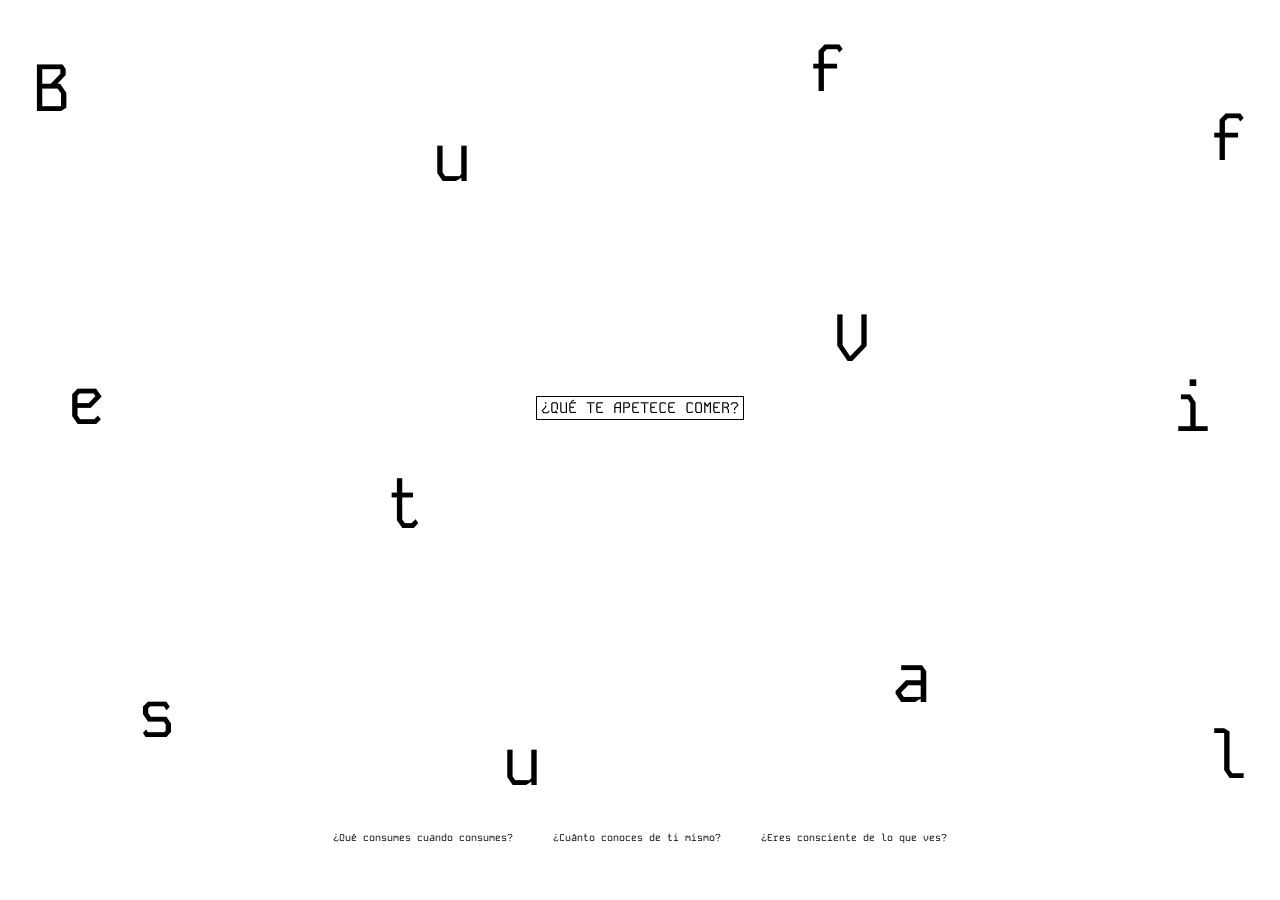
<file: landing/index.html>
<!doctype html>
<html lang="es">
<head>
  <meta charset="utf-8">
  <meta name="viewport" content="width=device-width, initial-scale=1">
  <meta name="description"
    content="Buffet Visual. ¿Qué consumes cuando consumes? Una experiencia para descubrir qué ves mientras comes.">
  <meta name="theme-color" content="#ffffff">
  <title>Buffet Visual</title>
  <link rel="icon" type="image/png" sizes="32x32" href="assets/bv-32.png">
  <link rel="stylesheet" href="styles.css?v=3.9.1">
  <script src="assets/gsap.min.js" defer></script>
  <script src="main.js?v=3.9.1" defer></script>
</head>
<body class="welcome-page">
  <section class="device-notice" role="main" aria-labelledby="device-title">
    <div class="device-message">
      <p class="eyebrow">BUFFET VISUAL</p>
      <h1 id="device-title">Esta mesa es<br>para ordenador.</h1>
      <p>
        Esta web no está disponible en móviles ni tablets.
        Abre Buffet Visual desde un ordenador para continuar.
      </p>
      <p class="device-window-hint">Si ya estás en uno, amplía la ventana.</p>
      <p class="device-signoff">TE ESPERAMOS EN OTRA PANTALLA.</p>
    </div>
  </section>

  <main class="welcome-stage" aria-labelledby="welcome-title">
    <h1 class="welcome-title" id="welcome-title" aria-label="Buffet Visual">
      <span class="welcome-word" aria-hidden="true">
        <span class="welcome-letter">B</span>
        <span class="welcome-letter">u</span>
        <span class="welcome-letter">f</span>
        <span class="welcome-letter">f</span>
        <span class="welcome-letter">e</span>
        <span class="welcome-letter">t</span>
      </span>
      <span class="welcome-word" aria-hidden="true">
        <span class="welcome-letter">V</span>
        <span class="welcome-letter">i</span>
        <span class="welcome-letter">s</span>
        <span class="welcome-letter">u</span>
        <span class="welcome-letter">a</span>
        <span class="welcome-letter">l</span>
      </span>
    </h1>

    <a class="welcome-enter" href="camarero.html">¿QUÉ TE APETECE COMER?</a>
  </main>

  <footer class="welcome-questions" aria-label="Preguntas para compartir mesa">
    <p>¿Qué consumes cuando consumes?</p>
    <p>¿Cuánto conoces de ti mismo?</p>
    <p>¿Eres consciente de lo que ves?</p>
  </footer>
</body>
</html>
</file>
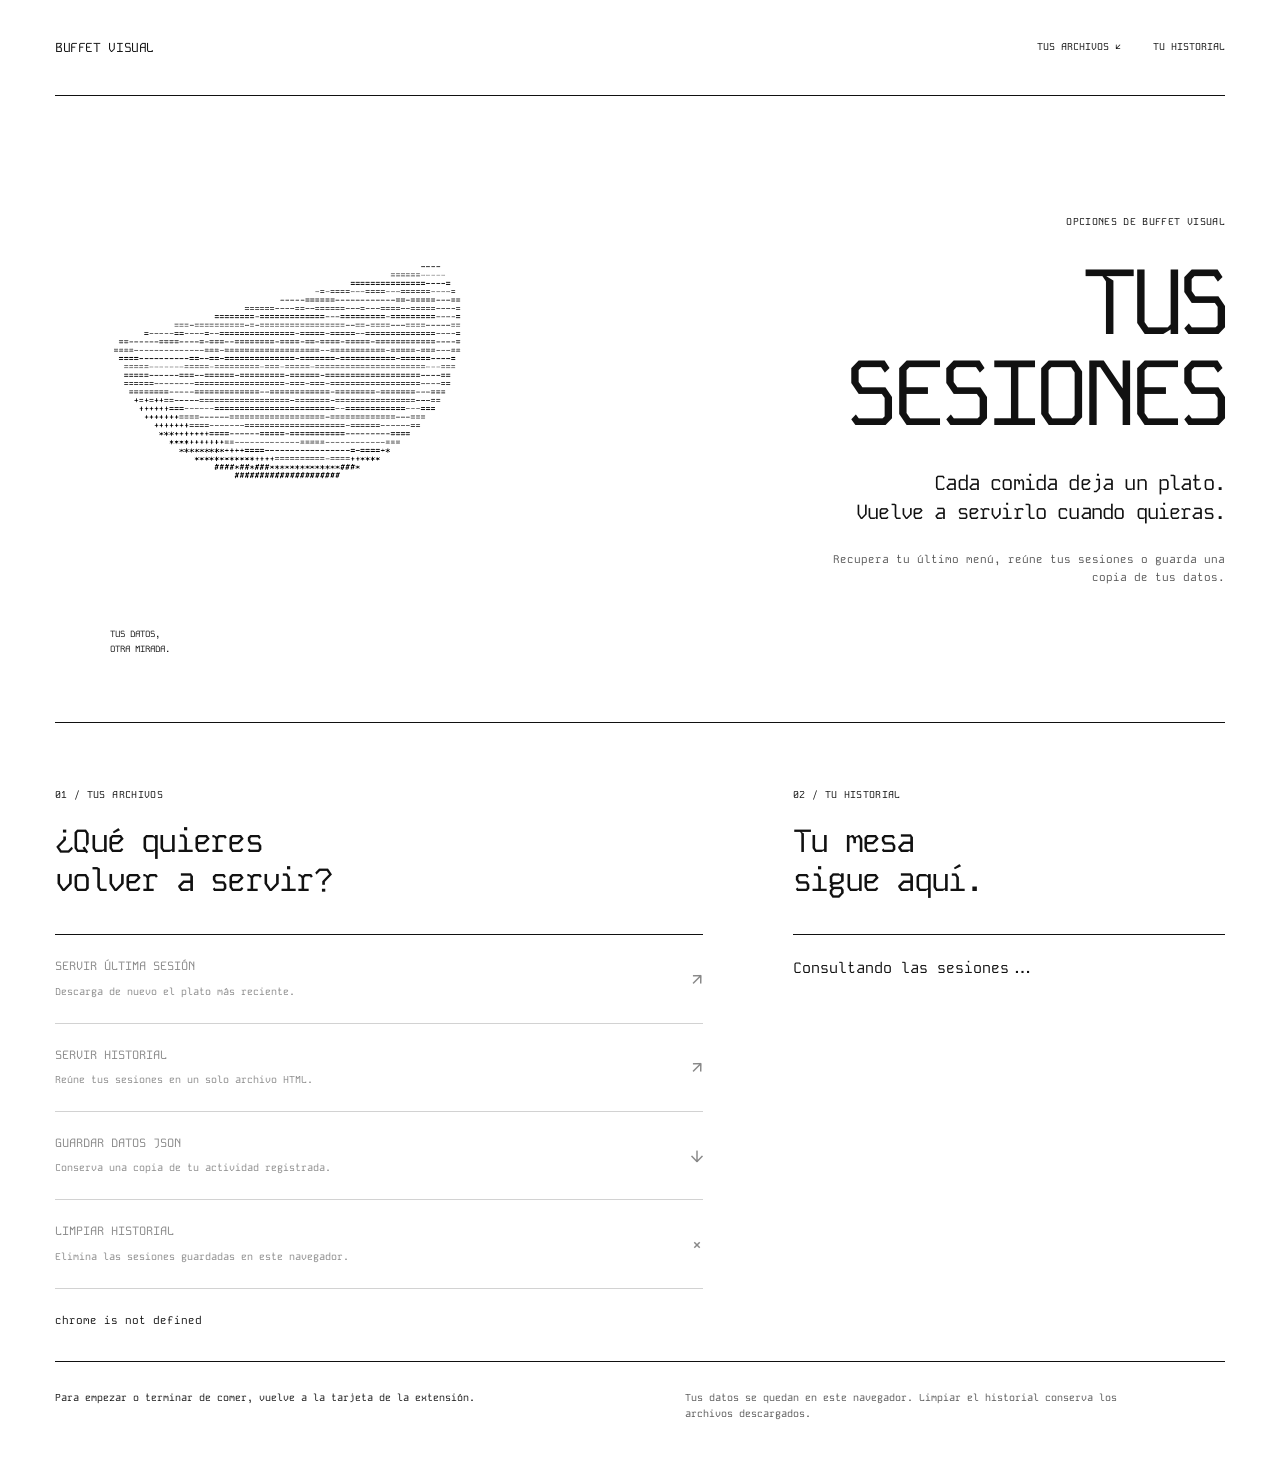
<file: extension/gestion.html>
<!doctype html>
<html lang="es">
<head>
  <meta charset="utf-8">
  <meta name="viewport" content="width=device-width, initial-scale=1">
  <title>Buffet Visual · Tus sesiones</title>
  <link rel="stylesheet" href="gestion.css">
</head>
<body>
  <a class="skip-link" href="#contenido">Saltar al contenido</a>

  <header class="site-header">
    <a class="wordmark" href="#contenido" aria-label="Buffet Visual, inicio">
      <span>BUFFET VISUAL</span>
    </a>
    <nav aria-label="Navegación de las opciones">
      <a href="#acciones">TUS ARCHIVOS ↙</a>
      <a href="#sesiones">TU HISTORIAL</a>
    </nav>
  </header>

  <main id="contenido">
    <section class="hero" aria-labelledby="titulo">
      <figure class="hero-plate">
        <img src="assets/backgrounds/acido.png" alt="Limón dibujado con caracteres ASCII">
        <figcaption>TUS DATOS,<br>OTRA MIRADA.</figcaption>
      </figure>
      <div class="hero-copy">
        <p class="eyebrow">OPCIONES DE BUFFET VISUAL</p>
        <h1 id="titulo">TUS<br>SESIONES</h1>
        <p class="hero-description">
          Cada comida deja un plato.<br>Vuelve a servirlo cuando quieras.
        </p>
        <p class="hero-detail">
          Recupera tu último menú, reúne tus sesiones o guarda una copia de tus datos.
        </p>
      </div>
    </section>

    <div class="workspace">
      <section class="action-section" id="acciones" aria-labelledby="acciones-titulo">
        <p class="eyebrow">01 / TUS ARCHIVOS</p>
        <h2 id="acciones-titulo">¿Qué quieres<br>volver a servir?</h2>
        <div class="actions" role="group" aria-label="Gestionar sesiones">
          <button class="action-row" id="last" type="button" disabled>
            <span class="action-copy">
              <span class="action-title">Servir última sesión</span>
              <span class="action-detail">Descarga de nuevo el plato más reciente.</span>
            </span>
            <span class="action-arrow" aria-hidden="true">↗</span>
          </button>
          <button class="action-row" id="html" type="button" disabled>
            <span class="action-copy">
              <span class="action-title">Servir historial</span>
              <span class="action-detail">Reúne tus sesiones en un solo archivo HTML.</span>
            </span>
            <span class="action-arrow" aria-hidden="true">↗</span>
          </button>
          <button class="action-row" id="json" type="button" disabled>
            <span class="action-copy">
              <span class="action-title">Guardar datos JSON</span>
              <span class="action-detail">Conserva una copia de tu actividad registrada.</span>
            </span>
            <span class="action-arrow" aria-hidden="true">↓</span>
          </button>
          <button class="action-row" id="clear" type="button" disabled>
            <span class="action-copy">
              <span class="action-title">Limpiar historial</span>
              <span class="action-detail">Elimina las sesiones guardadas en este navegador.</span>
            </span>
            <span class="action-arrow" aria-hidden="true">×</span>
          </button>
        </div>
        <p id="message" class="message" role="status" aria-live="polite"></p>
      </section>

      <section class="session-summary" id="sesiones" aria-labelledby="sesiones-titulo">
        <p class="eyebrow">02 / TU HISTORIAL</p>
        <h2 id="sesiones-titulo">Tu mesa<br>sigue aquí.</h2>
        <div class="session-status">
          <p id="history">Consultando las sesiones...</p>
          <p id="active"></p>
          <p id="latest" class="note"></p>
        </div>
      </section>
    </div>

    <footer class="site-footer">
      <p>Para empezar o terminar de comer, vuelve a la tarjeta de la extensión.</p>
      <p class="note">
        Tus datos se quedan en este navegador.
        Limpiar el historial conserva los archivos descargados.
      </p>
    </footer>
  </main>
  <script src="gestion.js"></script>
</body>
</html>
</file>
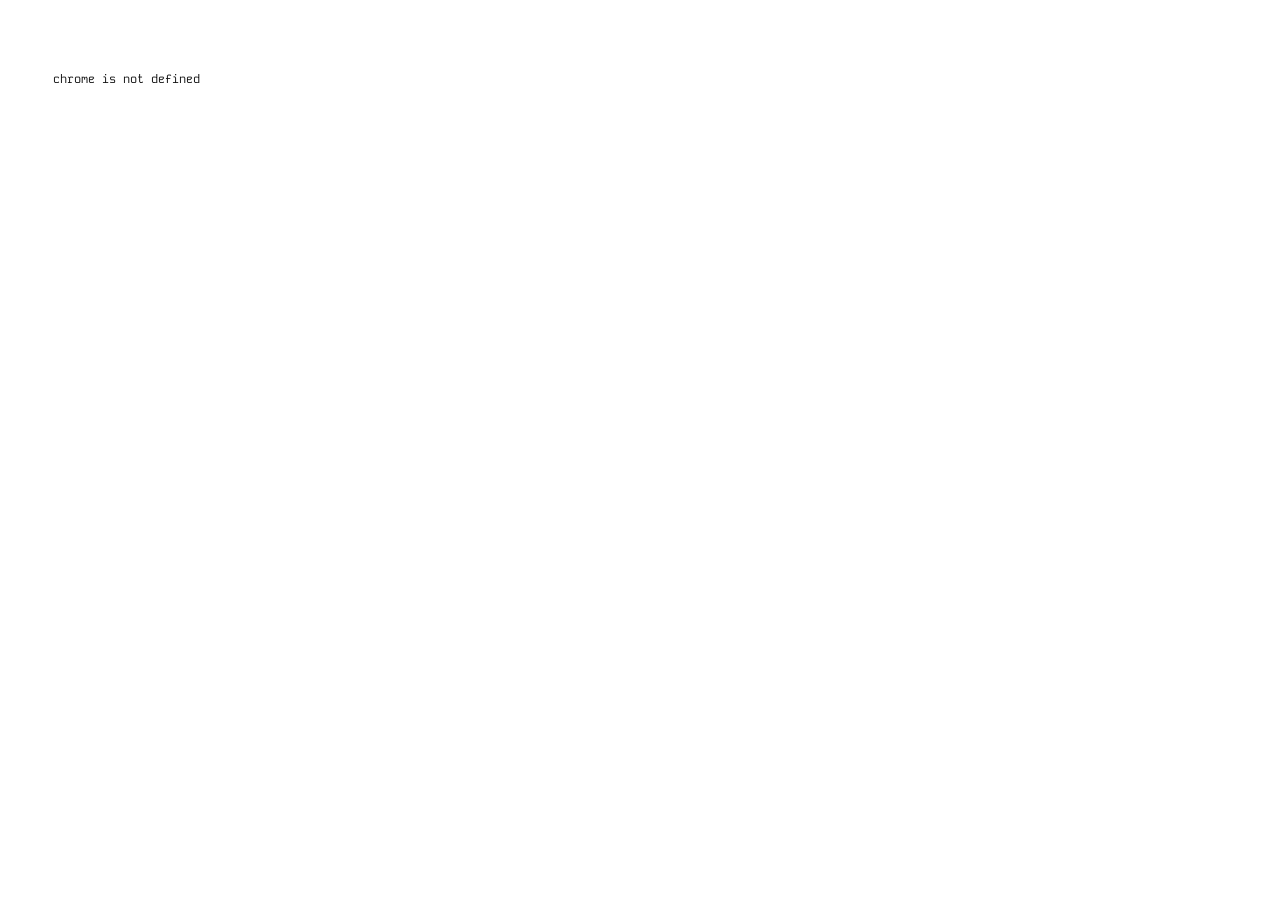
<file: extension/popup.html>
<!doctype html>
<html lang="es">
<head>
  <meta charset="utf-8">
  <meta name="viewport" content="width=device-width, initial-scale=1">
  <title>Buffet Visual</title>
  <link rel="stylesheet" href="popup.css">
</head>
<body>
  <main class="card" aria-label="Buffet Visual">
    <p id="story" class="story"></p>

    <button id="continue" class="continue" type="button"
      aria-label="Continuar" aria-describedby="story" hidden></button>

    <button id="start" class="start" type="button" hidden>
      PULSA AQUÍ PARA EMPEZAR
    </button>

    <div id="finish" class="finish" hidden>
      <p class="pause" aria-hidden="true">...</p>
      <div class="answers" aria-label="¿Ha terminado de comer?">
        <button id="yes" type="button">sí</button>
        <button id="no" type="button">no</button>
      </div>
    </div>

    <span id="announcement" class="sr-only" role="status"></span>
  </main>
  <script src="popup.js"></script>
</body>
</html>
</file>
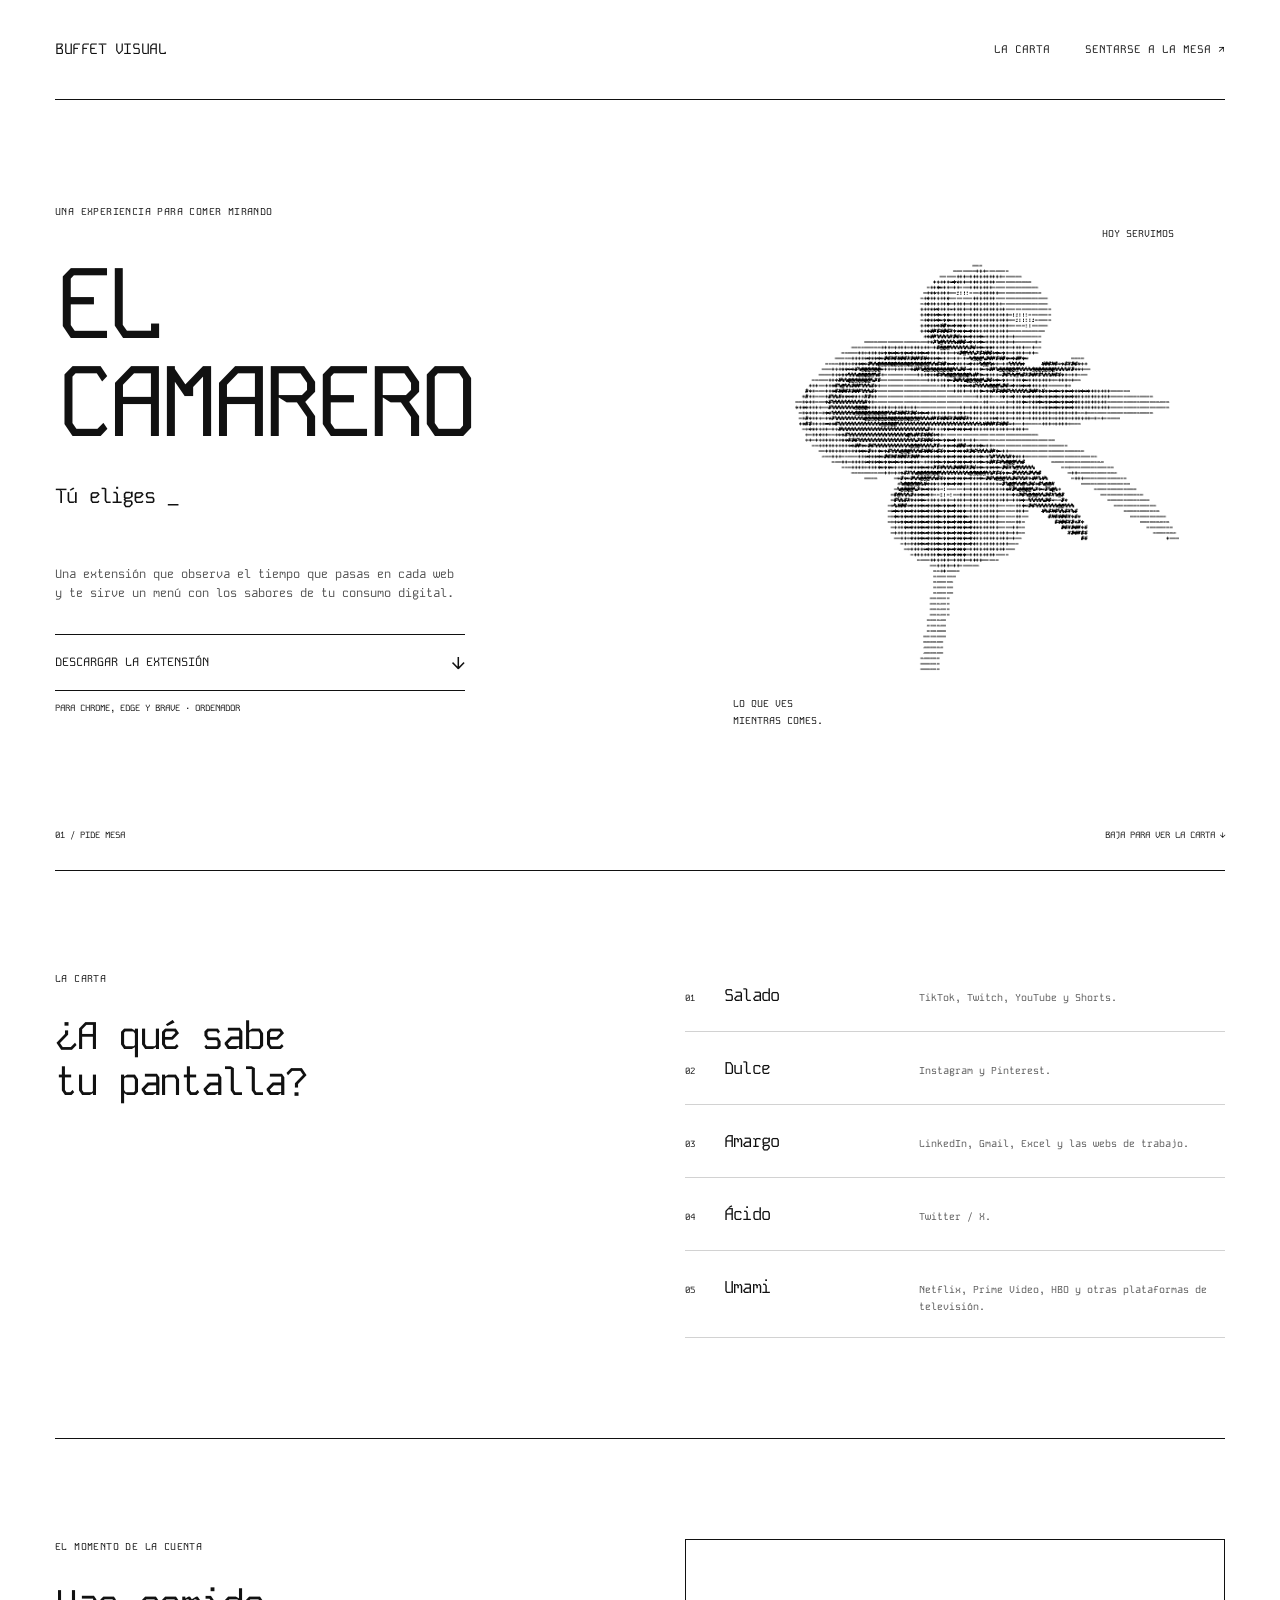
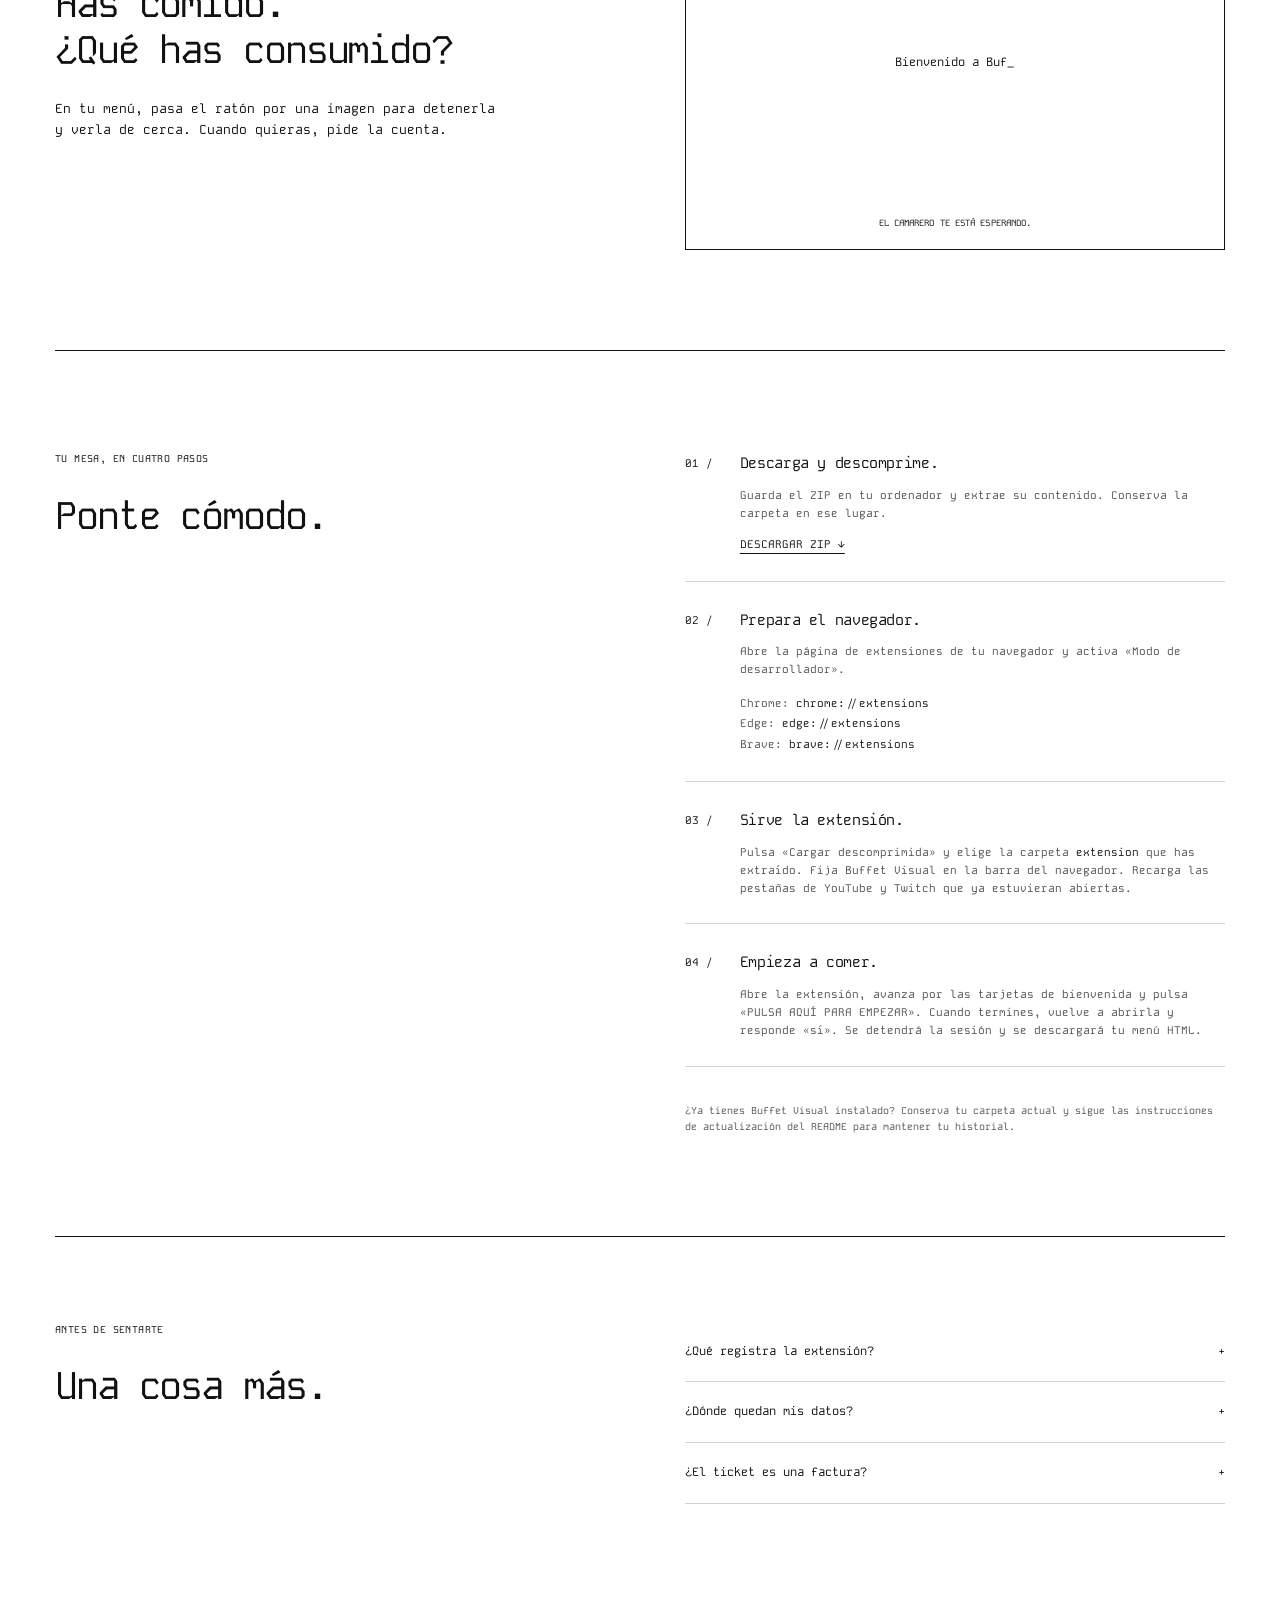
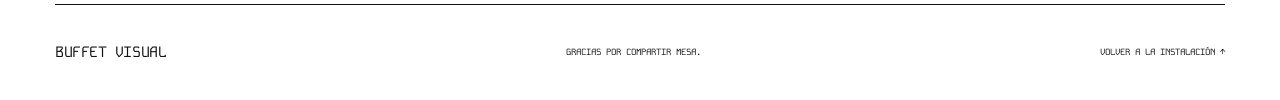
<file: landing/camarero.html>
<!doctype html>
<html lang="es">
<head>
  <meta charset="utf-8">
  <meta name="viewport" content="width=device-width, initial-scale=1">
  <meta name="description"
    content="El camarero de Buffet Visual. Una extensión para descubrir qué miras mientras comes.">
  <meta name="theme-color" content="#ffffff">
  <title>El camarero — Buffet Visual</title>
  <link rel="icon" type="image/png" sizes="32x32" href="assets/bv-32.png">
  <link rel="stylesheet" href="styles.css?v=3.9.1">
</head>
<body class="waiter-page">
  <section class="device-notice" role="main" aria-labelledby="device-title">
    <div class="device-message">
      <p class="eyebrow">BUFFET VISUAL</p>
      <h1 id="device-title">Esta mesa es<br>para ordenador.</h1>
      <p>
        Esta web no está disponible en móviles ni tablets.
        Abre Buffet Visual desde un ordenador para continuar.
      </p>
      <p class="device-window-hint">Si ya estás en uno, amplía la ventana.</p>
      <p class="device-signoff">TE ESPERAMOS EN OTRA PANTALLA.</p>
    </div>
  </section>

  <a class="skip-link" href="#contenido">Saltar al contenido</a>

  <header class="site-header">
    <a class="wordmark" href="index.html" aria-label="Buffet Visual, inicio">BUFFET VISUAL</a>
    <nav aria-label="Navegación principal">
      <a href="#carta">LA CARTA</a>
      <a href="#instalacion">SENTARSE A LA MESA ↗</a>
    </nav>
  </header>

  <main id="contenido">
    <section class="hero" aria-labelledby="titulo">
      <div class="hero-copy">
        <p class="eyebrow">UNA EXPERIENCIA PARA COMER MIRANDO</p>
        <h1 id="titulo">EL<br>CAMARERO</h1>
        <p class="hero-description" data-typewriter="always"
          data-typewriter-delay="800" data-typewriter-duration="3000">
          Tú eliges qué comer.<br>
          Tu pantalla prepara el resto.
        </p>
        <p class="hero-detail">
          Una extensión que observa el tiempo que pasas en cada web
          y te sirve un menú con los sabores de tu consumo digital.
        </p>
        <a class="download-link" href="descargas/buffet-visual-extension.zip" download>
          DESCARGAR LA EXTENSIÓN <span aria-hidden="true">↓</span>
        </a>
        <p class="download-note">PARA CHROME, EDGE Y BRAVE · ORDENADOR</p>
      </div>

      <figure class="hero-plate">
        <span class="plate-label">HOY SERVIMOS</span>
        <img src="assets/salado-ascii.png" alt="Una gilda dibujada con caracteres ASCII">
        <figcaption>LO QUE VES<br>MIENTRAS COMES.</figcaption>
      </figure>

      <div class="hero-footnote" aria-hidden="true">
        <span>01 / PIDE MESA</span>
        <span>BAJA PARA VER LA CARTA ↓</span>
      </div>
    </section>

    <section class="menu section" id="carta" aria-labelledby="carta-titulo">
      <div class="section-heading">
        <p class="eyebrow">LA CARTA</p>
        <h2 id="carta-titulo">¿A qué sabe<br>tu pantalla?</h2>
      </div>
      <div class="flavour-list">
        <div class="flavour-row">
          <span class="flavour-index" aria-hidden="true">01</span>
          <h3>Salado</h3>
          <p>TikTok, Twitch, YouTube y Shorts.</p>
        </div>
        <div class="flavour-row">
          <span class="flavour-index" aria-hidden="true">02</span>
          <h3>Dulce</h3>
          <p>Instagram y Pinterest.</p>
        </div>
        <div class="flavour-row">
          <span class="flavour-index" aria-hidden="true">03</span>
          <h3>Amargo</h3>
          <p>LinkedIn, Gmail, Excel y las webs de trabajo.</p>
        </div>
        <div class="flavour-row">
          <span class="flavour-index" aria-hidden="true">04</span>
          <h3>Ácido</h3>
          <p>Twitter / X.</p>
        </div>
        <div class="flavour-row">
          <span class="flavour-index" aria-hidden="true">05</span>
          <h3>Umami</h3>
          <p>Netflix, Prime Video, HBO y otras plataformas de televisión.</p>
        </div>
      </div>
    </section>

    <section class="invitation section" aria-labelledby="invitacion-titulo">
      <div class="invitation-copy">
        <p class="eyebrow">EL MOMENTO DE LA CUENTA</p>
        <h2 id="invitacion-titulo">Has comido.<br>¿Qué has consumido?</h2>
        <p>
          En tu menú, pasa el ratón por una imagen para detenerla y verla de cerca.
          Cuando quieras, pide la cuenta.
        </p>
      </div>
      <div class="invitation-preview">
        <div class="waiter-card" aria-label="Ejemplo del mensaje de la extensión">
          <p data-typewriter>
            Bienvenido a Buffet Visual,<br>
            en esta experiencia observaremos<br>
            qué ves mientras comes...
          </p>
        </div>
        <span class="preview-caption">EL CAMARERO TE ESTÁ ESPERANDO.</span>
      </div>
    </section>

    <section class="installation section" id="instalacion" aria-labelledby="instalacion-titulo">
      <div class="section-heading">
        <p class="eyebrow">TU MESA, EN CUATRO PASOS</p>
        <h2 id="instalacion-titulo">Ponte cómodo.</h2>
      </div>
      <ol class="steps">
        <li>
          <span class="step-number" aria-hidden="true">01 /</span>
          <div>
            <h3>Descarga y descomprime.</h3>
            <p>Guarda el ZIP en tu ordenador y extrae su contenido. Conserva la carpeta en ese lugar.</p>
            <a class="text-link" href="descargas/buffet-visual-extension.zip" download>DESCARGAR ZIP ↓</a>
          </div>
        </li>
        <li>
          <span class="step-number" aria-hidden="true">02 /</span>
          <div>
            <h3>Prepara el navegador.</h3>
            <p>Abre la página de extensiones de tu navegador y activa «Modo de desarrollador».</p>
            <p class="browser-paths">
              Chrome: <code>chrome://extensions</code><br>
              Edge: <code>edge://extensions</code><br>
              Brave: <code>brave://extensions</code>
            </p>
          </div>
        </li>
        <li>
          <span class="step-number" aria-hidden="true">03 /</span>
          <div>
            <h3>Sirve la extensión.</h3>
            <p>
              Pulsa «Cargar descomprimida» y elige la carpeta <code>extension</code>
              que has extraído. Fija Buffet Visual en la barra del navegador.
              Recarga las pestañas de YouTube y Twitch que ya estuvieran abiertas.
            </p>
          </div>
        </li>
        <li>
          <span class="step-number" aria-hidden="true">04 /</span>
          <div>
            <h3>Empieza a comer.</h3>
            <p>
              Abre la extensión, avanza por las tarjetas de bienvenida
              y pulsa «PULSA AQUÍ PARA EMPEZAR».
              Cuando termines, vuelve a abrirla y responde «sí».
              Se detendrá la sesión y se descargará tu menú HTML.
            </p>
          </div>
        </li>
      </ol>
      <p class="installation-note">
        ¿Ya tienes Buffet Visual instalado? Conserva tu carpeta actual y sigue
        las instrucciones de actualización del README para mantener tu historial.
      </p>
    </section>

    <section class="questions section" aria-labelledby="preguntas-titulo">
      <div class="section-heading">
        <p class="eyebrow">ANTES DE SENTARTE</p>
        <h2 id="preguntas-titulo">Una cosa más.</h2>
      </div>
      <div class="question-list">
        <details>
          <summary>¿Qué registra la extensión?</summary>
          <p>
            El tiempo de la pestaña visible mientras la ventana del navegador tiene el foco.
            En YouTube y Twitch también registra los enlaces y títulos del contenido reproducido.
            No lee el contenido de tus correos ni de tus documentos.
          </p>
        </details>
        <details>
          <summary>¿Dónde quedan mis datos?</summary>
          <p>
            En el perfil de tu navegador y en los archivos que descargues.
            La extensión no envía tu sesión a un servidor.
          </p>
        </details>
        <details>
          <summary>¿El ticket es una factura?</summary>
          <p>
            No. Es una traducción de tu tiempo a un importe estimado, usando los valores
            por minuto definidos para esta experiencia. No genera ningún cargo.
          </p>
        </details>
      </div>
    </section>
  </main>

  <footer class="site-footer">
    <a class="wordmark" href="index.html">BUFFET VISUAL</a>
    <p>GRACIAS POR COMPARTIR MESA.</p>
    <a href="#instalacion">VOLVER A LA INSTALACIÓN ↑</a>
  </footer>
  <script src="main.js?v=3.9.1" defer></script>
</body>
</html>
</file>
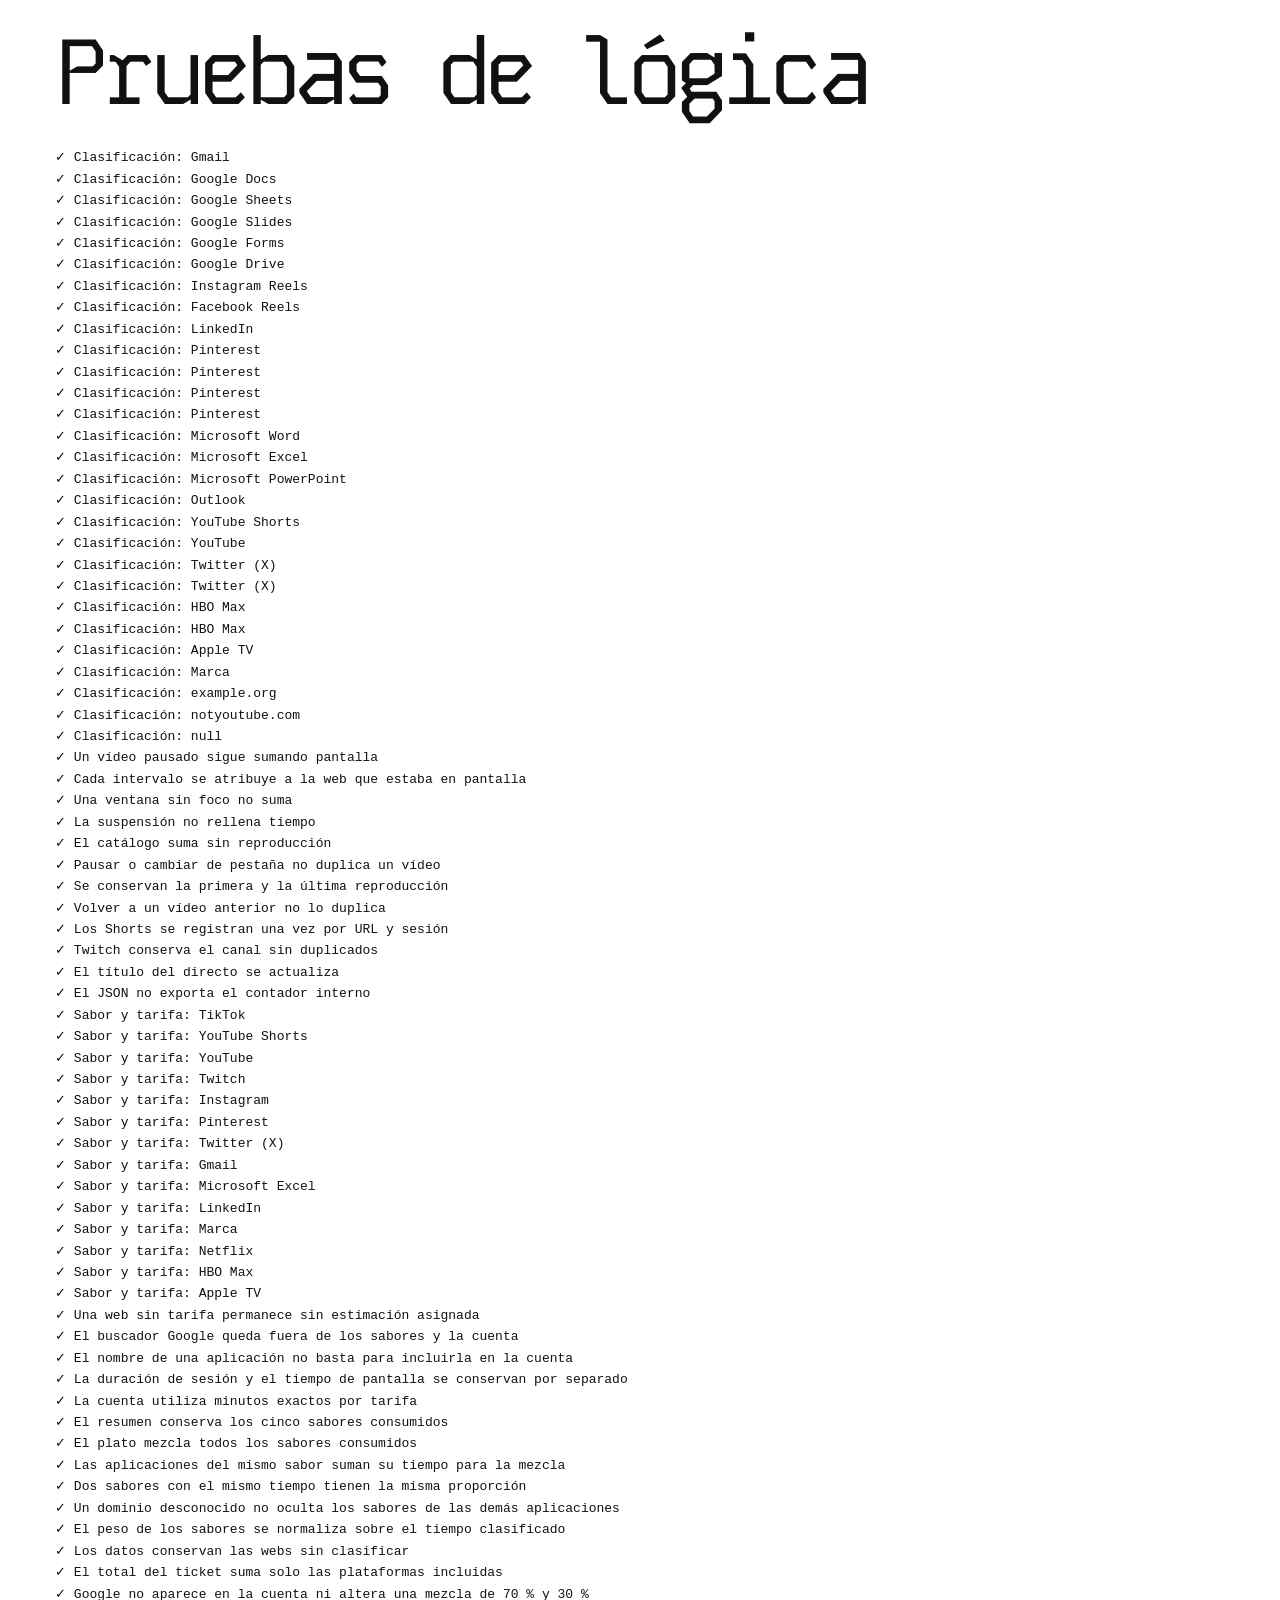
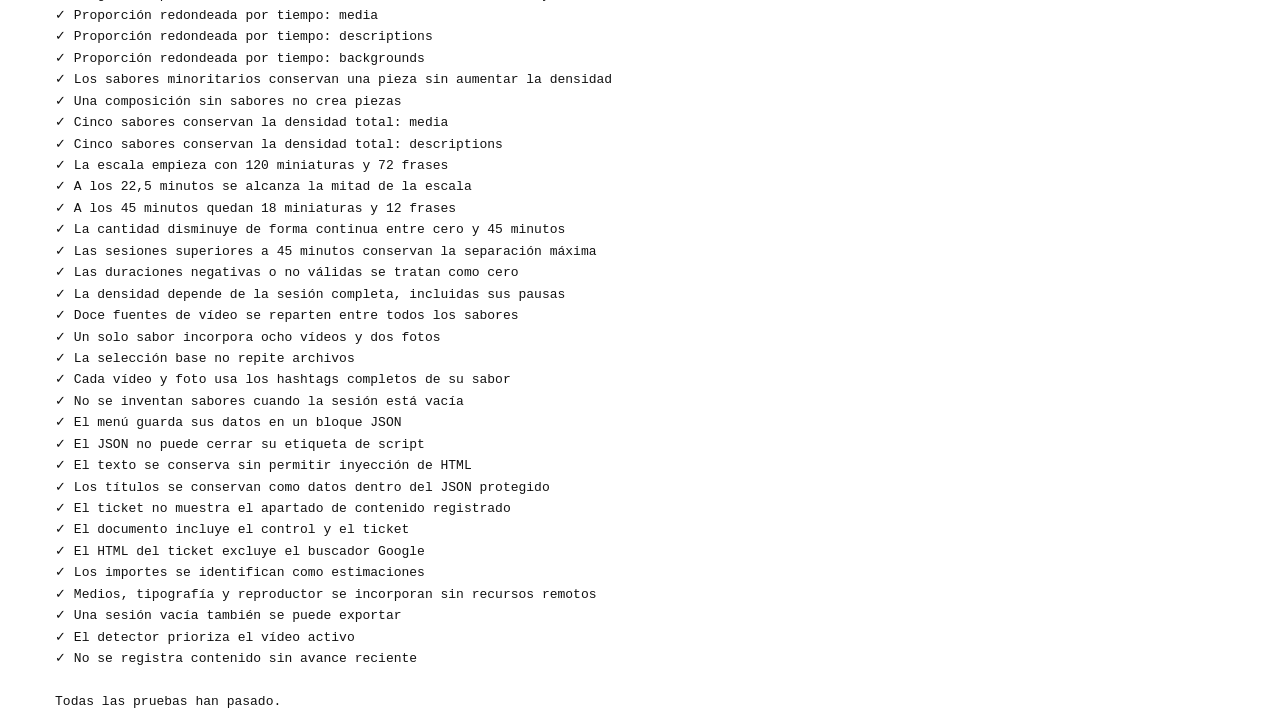
<file: extension/pruebas/tests.html>
<!doctype html>
<html lang="es">
<head>
  <meta charset="utf-8">
  <title>Pruebas del tracker</title>
  <link rel="stylesheet" href="../gestion.css">
</head>
<body>
  <h1>Pruebas de lógica</h1>
  <pre id="results">Ejecutando…</pre>
  <script type="module" src="tests.js"></script>
</body>
</html>
</file>
<file: landing/styles.css>
@charset "UTF-8";
/* Entrada de estilos para la portada y el camarero. */
/* Paleta de sabores */
/* Colores compartidos */
/* Tipografía local */
/* Tipografía y base */
@font-face {
  font-family: "Kode Mono";
  src: url("assets/kode-mono.ttf") format("truetype");
  font-weight: 400;
  font-style: normal;
  font-display: swap;
}
:root {
  color-scheme: light;
  font-family: "Kode Mono", monospace;
  font-synthesis: none;
  color: #111;
  background: #fff;
  scroll-behavior: smooth;
}

* {
  box-sizing: border-box;
}

body {
  max-width: 1680px;
  margin: 0 auto;
  padding: 0 4.3vw;
  font-size: 13px;
  line-height: 1.65;
}

body,
button,
input,
code {
  font-family: "Kode Mono", monospace;
}

a {
  color: inherit;
  text-decoration: none;
}

a:hover {
  text-decoration: underline;
  text-underline-offset: 5px;
}

a:focus-visible,
summary:focus-visible {
  outline: 1px solid currentColor;
  outline-offset: 6px;
}

p,
h1,
h2,
h3 {
  margin: 0;
}

img {
  display: block;
  max-width: 100%;
}

::selection {
  color: #fff;
  background: #111;
}

.skip-link {
  position: fixed;
  z-index: 10;
  top: 12px;
  left: 20px;
  padding: 10px 14px;
  background: #fff;
  transform: translateY(-160%);
}

.skip-link:focus {
  transform: none;
}

/* Cabecera del camarero */
.site-header {
  display: flex;
  align-items: center;
  justify-content: space-between;
  min-height: 100px;
  border-bottom: 1px solid #111;
  gap: 32px;
}

.wordmark {
  font-size: 15px;
  font-weight: 600;
  letter-spacing: -0.03em;
}

.site-header nav {
  display: flex;
  gap: 35px;
  font-size: 11px;
}

/* Primera vista */
.hero {
  position: relative;
  display: grid;
  grid-template-columns: minmax(0, 1.25fr) minmax(300px, 1fr);
  align-items: center;
  min-height: min(770px, 100svh - 100px);
  padding: 50px 0 100px;
  gap: 5vw;
}

.eyebrow {
  font-size: 10px;
  font-weight: 400;
  letter-spacing: 0.04em;
}

h1 {
  margin: 34px 0 30px;
  font-size: clamp(60px, 7.8vw, 128px);
  font-weight: 400;
  letter-spacing: -0.08em;
  line-height: 0.99;
}

.hero-description {
  font-size: clamp(16px, 1.6vw, 22px);
  line-height: 1.45;
  letter-spacing: -0.04em;
}

.hero-detail {
  max-width: 410px;
  margin: 23px 0 30px;
  color: #4f4f4f;
  font-size: 12px;
}

.download-link {
  display: inline-flex;
  align-items: center;
  justify-content: space-between;
  width: min(100%, 410px);
  padding: 17px 0;
  border-top: 1px solid #111;
  border-bottom: 1px solid #111;
  font-size: 12px;
  gap: 24px;
}

.download-link span {
  font-size: 21px;
  line-height: 1;
}

.download-note {
  margin-top: 10px;
  font-size: 9px;
}

.hero-plate {
  position: relative;
  display: flex;
  flex-direction: column;
  align-items: center;
  margin: 0;
  padding-top: 35px;
}

.plate-label {
  align-self: flex-end;
  margin: 0 4vw 20px 0;
  font-size: 10px;
}

.hero-plate img {
  width: 100%;
  max-width: 400px;
  max-height: 430px;
  object-fit: contain;
}

.hero-plate figcaption {
  align-self: flex-start;
  margin: 25px 0 0 0;
  font-size: 10px;
}

.hero-footnote {
  position: absolute;
  right: 0;
  bottom: 27px;
  left: 0;
  display: flex;
  justify-content: space-between;
  font-size: 9px;
}

/* Secciones editoriales */
.section {
  display: grid;
  grid-template-columns: minmax(0, 1fr) minmax(0, 1fr);
  padding: 100px 0;
  border-top: 1px solid #111;
  column-gap: 7vw;
  row-gap: 36px;
  scroll-margin-top: 24px;
}

.section h2 {
  margin-top: 25px;
  font-size: clamp(25px, 3vw, 43px);
  font-weight: 400;
  letter-spacing: -0.055em;
  line-height: 1.2;
}

.text-link {
  display: inline-block;
  margin-top: 30px;
  font-size: 11px;
  text-decoration: underline;
  text-underline-offset: 5px;
}

/* La carta */
.flavour-list {
  padding-top: 10px;
}

.flavour-row {
  display: grid;
  grid-template-columns: 24px minmax(90px, 1fr) minmax(0, 1.7fr);
  align-items: baseline;
  padding: 22px 0;
  border-bottom: 1px solid #d2d2d2;
  gap: 15px;
}

.flavour-row:first-child {
  padding-top: 0;
}

.flavour-index {
  font-size: 9px;
}

.flavour-row h3 {
  font-size: 17px;
  font-weight: 400;
  letter-spacing: -0.04em;
}

.flavour-row p {
  color: #555;
  font-size: 10px;
}

/* Invitación y tarjeta de la extensión */
.invitation-copy > p:not(.eyebrow) {
  max-width: 450px;
  margin-top: 25px;
}

.invitation-preview {
  display: grid;
  align-content: center;
  justify-items: center;
  padding: 18px;
  border: 1px solid #111;
  background: #fff;
}

.waiter-card {
  display: flex;
  align-items: center;
  justify-content: center;
  width: 100%;
  min-height: 240px;
  text-align: center;
  font-size: 12px;
  line-height: 1.35;
}

.waiter-card p {
  max-width: 310px;
  white-space: pre-line;
}

/* El mensaje completo mantiene la altura mientras se escribe encima. */
[data-typewriter].typewriter-ready {
  display: grid;
}

.typewriter-original,
.typewriter-text {
  grid-area: 1/1;
  white-space: pre-line;
}

.typewriter-original {
  opacity: 0;
  pointer-events: none;
  user-select: none;
}

[data-typewriter].is-writing .typewriter-text::after {
  content: "_";
  animation: cursor-blink 0.8s steps(1) infinite;
}

.preview-caption {
  margin-top: 18px;
  font-size: 9px;
  letter-spacing: 0.01em;
}

@keyframes cursor-blink {
  50% {
    opacity: 0;
  }
}
/* Instalación */
.steps {
  margin: 0;
  padding: 0;
  list-style: none;
}

.steps li {
  display: grid;
  grid-template-columns: 35px minmax(0, 1fr);
  padding: 26px 0;
  border-bottom: 1px solid #d2d2d2;
  gap: 20px;
}

.steps li:first-child {
  padding-top: 0;
}

.step-number {
  padding-top: 3px;
  font-size: 11px;
}

.steps h3 {
  margin-bottom: 10px;
  font-size: 15px;
  font-weight: 400;
  letter-spacing: -0.025em;
}

.steps p {
  color: #4f4f4f;
  font-size: 11px;
}

.steps .text-link {
  margin-top: 13px;
}

.browser-paths {
  margin-top: 14px;
  line-height: 1.9;
}

code {
  color: #111;
  font-size: inherit;
  overflow-wrap: anywhere;
}

.installation-note {
  grid-column: 2;
  color: #555;
  font-size: 10px;
}

/* Preguntas y pie */
.questions {
  padding-top: 85px;
}

.question-list details {
  border-bottom: 1px solid #d2d2d2;
}

.question-list summary {
  position: relative;
  padding: 20px 28px 20px 0;
  list-style: none;
  font-size: 12px;
  cursor: pointer;
}

.question-list summary::-webkit-details-marker {
  display: none;
}

.question-list summary::after {
  position: absolute;
  top: 20px;
  right: 0;
  content: "+";
}

.question-list details[open] summary::after {
  content: "−";
}

.question-list details p {
  max-width: 500px;
  padding: 0 28px 20px 0;
  color: #555;
  font-size: 11px;
}

.site-footer {
  display: flex;
  justify-content: space-between;
  align-items: center;
  padding: 35px 0;
  border-top: 1px solid #111;
  gap: 30px;
}

.site-footer p,
.site-footer > a:last-child {
  font-size: 9px;
}

/* Pantallas más pequeñas y accesibilidad */
@media (min-width: 1680px) {
  body {
    padding-right: 72px;
    padding-left: 72px;
  }
}
@media (max-width: 900px) {
  .site-header {
    min-height: 82px;
  }
  .site-header nav {
    gap: 22px;
    font-size: 9px;
  }
  .hero {
    min-height: 670px;
    grid-template-columns: minmax(0, 1.15fr) minmax(240px, 1fr);
    gap: 32px;
  }
  .section {
    padding: 70px 0;
    column-gap: 40px;
  }
  .flavour-row {
    grid-template-columns: 20px minmax(0, 1fr);
    gap: 6px 13px;
  }
  .flavour-row p {
    grid-column: 2;
  }
}
@media (prefers-reduced-motion: reduce) {
  :root {
    scroll-behavior: auto;
  }
  [data-typewriter].is-writing .typewriter-text::after {
    animation: none;
  }
}
/* Portada: escenario de letras */
.welcome-page {
  position: relative;
  width: 100%;
  max-width: none;
  min-height: 100svh;
  margin: 0;
  padding: 0;
  overflow-x: hidden;
  background: #fff;
  color: #000;
}

.welcome-stage {
  position: relative;
  min-height: 100svh;
  isolation: isolate;
}

.welcome-title {
  position: absolute;
  top: 33%;
  left: 50%;
  display: flex;
  margin: 0;
  font-size: clamp(32px, min(5.2vw, 9svh), 120px);
  font-weight: 400;
  line-height: 1.1;
  letter-spacing: 0;
  white-space: nowrap;
  transform: translateX(-50%);
  gap: 0.6em;
  pointer-events: none;
}

.welcome-word {
  display: flex;
}

.welcome-letter {
  display: inline-block;
}

/* La entrada permanece disponible durante toda la animación. */
.welcome-enter {
  position: absolute;
  z-index: 1;
  top: 44%;
  left: 50%;
  padding: 0 4px;
  border: 1px solid #000;
  background: #fff;
  font-size: clamp(11px, 1.2vw, 19px);
  line-height: 1.45;
  white-space: nowrap;
  transform: translateX(-50%);
}

.welcome-enter:hover {
  color: #fff;
  background: #000;
  text-decoration: none;
}

.welcome-enter:focus-visible {
  outline: 2px solid #000;
  outline-offset: 5px;
}

/* Preguntas de entrada */
.welcome-questions {
  position: absolute;
  right: 24px;
  bottom: 6%;
  left: 24px;
  display: flex;
  justify-content: center;
  align-items: center;
  gap: clamp(18px, 2.5vw, 48px);
}

.welcome-questions p {
  width: max-content;
  margin: 0;
  padding: 0 4px;
  font-size: clamp(9px, 0.78vw, 14px);
  line-height: 1.5;
  white-space: nowrap;
}

/* Ordenadores compactos y ventanas de poca altura. */
@media (max-width: 1200px) {
  .welcome-questions {
    gap: 20px;
  }
  .welcome-questions p {
    font-size: 9px;
  }
}
@media (max-height: 650px) and (min-width: 761px) {
  .welcome-title {
    top: 30%;
    font-size: min(5.2vw, 11vh);
  }
  .welcome-enter {
    top: 44%;
  }
  .welcome-questions {
    bottom: 5%;
  }
}
/* Aviso para móviles, tablets y ventanas que no admiten la vista de ordenador. */
.device-notice {
  position: fixed;
  z-index: 20;
  inset: 0;
  display: none;
  flex-direction: column;
  padding: clamp(24px, 6vw, 64px);
  overflow: auto;
  background: #fff;
  color: #000;
}

.device-message {
  width: min(100%, 560px);
  margin: auto;
  padding: 40px 0;
  border-top: 1px solid #000;
  border-bottom: 1px solid #000;
  text-align: center;
}

.device-message h1 {
  margin: 28px 0;
  font-size: clamp(28px, 5.2vw, 40px);
  font-weight: 400;
  line-height: 1.2;
  letter-spacing: -0.05em;
}

.device-message > p {
  max-width: 42ch;
  margin: 20px auto 0;
  font-size: 12px;
  line-height: 1.6;
}

.device-message > .eyebrow {
  margin: 0;
  font-size: 11px;
}

.device-message > .device-signoff {
  margin-top: 32px;
  font-size: 9px;
}

.device-window-hint {
  display: none;
}

html.is-mobile-device body {
  overflow: hidden;
}

html.is-mobile-device body > :not(.device-notice) {
  display: none !important;
}

html.is-mobile-device .device-notice {
  display: flex;
}

@media (max-width: 767px), (any-hover: none) and (any-pointer: coarse) {
  body {
    overflow: hidden;
  }
  body > :not(.device-notice) {
    display: none !important;
  }
  .device-notice {
    display: flex;
  }
}
@media (max-width: 767px) and (any-hover: hover) and (any-pointer: fine) {
  html:not(.is-mobile-device) .device-window-hint {
    display: block;
  }
}
@media (max-height: 480px) {
  .device-notice {
    padding: 16px 24px;
  }
  .device-message {
    padding: 20px 0;
  }
  .device-message h1 {
    margin: 20px 0;
    font-size: 28px;
  }
}
</file>
<file: extension/gestion.css>
/* Tipografía y base */
@font-face {
  font-family: "Kode Mono";
  src: url("assets/kode-mono.ttf") format("truetype");
  font-style: normal;
  font-weight: 400;
  font-display: swap;
}

:root {
  color-scheme: light;
  font-family: "Kode Mono", monospace;
  font-synthesis: none;
  background: #fff;
  color: #111;
}

* {
  box-sizing: border-box;
}

body {
  max-width: 1680px;
  margin: 0 auto;
  padding: 0 clamp(24px, 4.3vw, 72px);
  font-size: 13px;
  line-height: 1.65;
}

body,
button {
  font-family: "Kode Mono", monospace;
}

p,
h1,
h2,
figure {
  margin: 0;
}

a {
  color: inherit;
  text-decoration: none;
}

a:hover {
  text-decoration: underline;
  text-underline-offset: 5px;
}

a:focus-visible,
button:focus-visible {
  outline: 1px solid currentColor;
  outline-offset: 6px;
}

::selection {
  color: #fff;
  background: #111;
}

.skip-link {
  position: fixed;
  top: 12px;
  left: 20px;
  z-index: 10;
  padding: 10px 14px;
  background: #fff;
  transform: translateY(-160%);
}

.skip-link:focus {
  transform: none;
}

/* Cabecera horizontal */
.site-header {
  display: flex;
  align-items: center;
  justify-content: space-between;
  min-height: 96px;
  border-bottom: 1px solid #111;
  gap: 28px;
}

.wordmark {
  font-size: 13px;
  letter-spacing: -0.03em;
}

.site-header nav {
  display: flex;
  font-size: 10px;
  gap: 32px;
}

/* El limón y la presentación intercambian el orden de la página del camarero. */
.hero {
  display: grid;
  grid-template-columns: minmax(0, 0.85fr) minmax(0, 1.15fr);
  align-items: center;
  min-height: 560px;
  padding: 48px 0 66px;
  gap: 7vw;
}

.hero-plate {
  display: flex;
  flex-direction: column;
  align-items: center;
  gap: 24px;
}

.hero-plate img {
  display: block;
  width: 100%;
  max-width: 520px;
  max-height: 520px;
  object-fit: contain;
}

.hero-plate figcaption {
  align-self: flex-start;
  margin-left: 12%;
  font-size: 9px;
  line-height: 1.6;
}

.hero-copy {
  min-width: 0;
  text-align: right;
}

.eyebrow {
  font-size: 10px;
  font-weight: 400;
  letter-spacing: 0.035em;
}

h1 {
  margin: 28px 0;
  font-size: clamp(60px, 7.2vw, 112px);
  font-weight: 400;
  letter-spacing: -0.08em;
  line-height: 0.99;
}

.hero-description {
  font-size: clamp(16px, 1.6vw, 22px);
  line-height: 1.45;
  letter-spacing: -0.04em;
}

.hero-detail {
  max-width: 420px;
  margin-top: 22px;
  margin-left: auto;
  color: #555;
  font-size: 11px;
}

/* Archivos a la izquierda e historial a la derecha */
.workspace {
  display: grid;
  grid-template-columns: minmax(0, 1.2fr) minmax(0, 0.8fr);
  padding: 64px 0 32px;
  border-top: 1px solid #111;
  column-gap: 7vw;
  row-gap: 40px;
}

.action-section,
.session-summary {
  min-width: 0;
  scroll-margin-top: 24px;
}

h2 {
  margin-top: 20px;
  font-size: clamp(25px, 2.5vw, 36px);
  font-weight: 400;
  letter-spacing: -0.055em;
  line-height: 1.2;
}

.actions {
  margin-top: 34px;
  border-top: 1px solid #111;
}

.action-row {
  display: flex;
  align-items: center;
  justify-content: space-between;
  width: 100%;
  padding: 23px 0;
  border: 0;
  border-bottom: 1px solid #d2d2d2;
  border-radius: 0;
  margin: 0;
  background: transparent;
  color: inherit;
  text-align: left;
  cursor: pointer;
  gap: 20px;
}

.action-copy {
  min-width: 0;
}

.action-title,
.action-detail {
  display: block;
}

.action-title {
  font-size: 12px;
  line-height: 1.45;
  text-transform: uppercase;
}

.action-detail {
  margin-top: 8px;
  color: #555;
  font-size: 10px;
  line-height: 1.6;
}

.action-arrow {
  flex: 0 0 auto;
  font-size: 20px;
  line-height: 1;
}

.action-row:hover:enabled .action-title {
  text-decoration: underline;
  text-underline-offset: 5px;
}

.action-row:disabled,
.action-row:disabled .action-detail {
  color: #888;
  cursor: default;
}

.session-status {
  margin-top: 34px;
  padding-top: 22px;
  border-top: 1px solid #111;
}

#history {
  font-size: 15px;
  line-height: 1.5;
}

.session-status p + p {
  margin-top: 18px;
}

#active {
  font-size: 11px;
}

.note {
  color: #555;
  font-size: 10px;
}

.message {
  min-height: 40px;
  padding-top: 22px;
  font-size: 11px;
  overflow-wrap: anywhere;
}

.site-footer {
  display: grid;
  grid-template-columns: repeat(2, minmax(0, 1fr));
  padding: 28px 0 36px;
  border-top: 1px solid #111;
  font-size: 10px;
  gap: 7vw;
}

.site-footer p {
  max-width: 440px;
}

/* Ordenadores compactos */
@media (max-width: 1000px) {
  .hero {
    min-height: 500px;
    gap: 40px;
  }

  .workspace {
    column-gap: 40px;
  }
}

@media (max-width: 800px) {
  .site-header {
    min-height: 82px;
  }

  .site-header nav {
    gap: 22px;
  }

  .hero {
    gap: 32px;
  }

  h1 {
    font-size: 60px;
  }

  .hero-plate img {
    max-height: 360px;
  }
}

/* La gestión también puede abrirse en una ventana pequeña del navegador. */
@media (max-width: 700px) {
  .hero,
  .workspace {
    grid-template-columns: 1fr;
  }

  .hero {
    min-height: 0;
    padding: 44px 0;
    gap: 32px;
  }

  .hero-copy {
    order: -1;
  }

  .hero-plate {
    align-items: flex-start;
  }

  .hero-plate img {
    max-width: 240px;
  }

  .hero-plate figcaption {
    margin-left: 0;
  }

  .workspace {
    padding-top: 44px;
  }

  .site-footer {
    grid-template-columns: 1fr;
    gap: 18px;
  }
}

@media (max-width: 560px) {
  .site-header {
    flex-wrap: wrap;
    min-height: 0;
    padding: 22px 0;
    gap: 18px;
  }

  .wordmark {
    font-size: 12px;
  }

  .site-header nav {
    font-size: 9px;
    gap: 20px;
  }

  h1 {
    font-size: clamp(45px, 12vw, 60px);
  }
}
</file>
<file: extension/popup.css>
/* Tipografía y superficie */
@font-face {
  font-family: "Kode Mono";
  src: url("assets/kode-mono.ttf") format("truetype");
  font-style: normal;
  font-weight: 400;
  font-display: swap;
}

:root {
  color-scheme: light;
  font-family: "Kode Mono", monospace;
  font-synthesis: none;
}

* {
  box-sizing: border-box;
}

html,
body {
  font-family: "Kode Mono", monospace;
  width: 252px;
  min-height: 160px;
  margin: 0;
  background: #fff;
  color: #111;
}

body {
  font-size: 12px;
  font-weight: 400;
  line-height: 1.3;
}

/* Las cuatro tarjetas comparten exactamente el mismo espacio */
.card {
  position: relative;
  display: flex;
  min-height: 160px;
  padding: 24px 12px;
  flex-direction: column;
  align-items: center;
  justify-content: center;
  text-align: center;
}

.story {
  margin: 0;
  white-space: pre-line;
}

.story:empty {
  display: none;
}

button {
  padding: 0;
  border: 0;
  border-radius: 0;
  background: transparent;
  color: inherit;
  font: inherit;
  cursor: pointer;
}

button:focus-visible {
  outline: 1px solid currentColor;
  outline-offset: 5px;
}

button:disabled {
  cursor: wait;
}

.continue {
  position: absolute;
  inset: 0;
  width: 100%;
  height: 100%;
}

.continue:focus-visible {
  outline-offset: -5px;
}

.start {
  line-height: 1.4;
}

.finish {
  width: 100%;
}

.pause {
  margin: 10px 0 12px;
  letter-spacing: 2px;
}

.answers {
  display: flex;
  justify-content: center;
  gap: 66px;
}

.answers button {
  min-width: 24px;
  min-height: 22px;
}

[hidden] {
  display: none !important;
}

/* La escritura visual se anuncia una sola vez al terminar cada tarjeta */
.sr-only {
  position: absolute;
  width: 1px;
  height: 1px;
  padding: 0;
  overflow: hidden;
  clip: rect(0, 0, 0, 0);
  white-space: nowrap;
}
</file>
